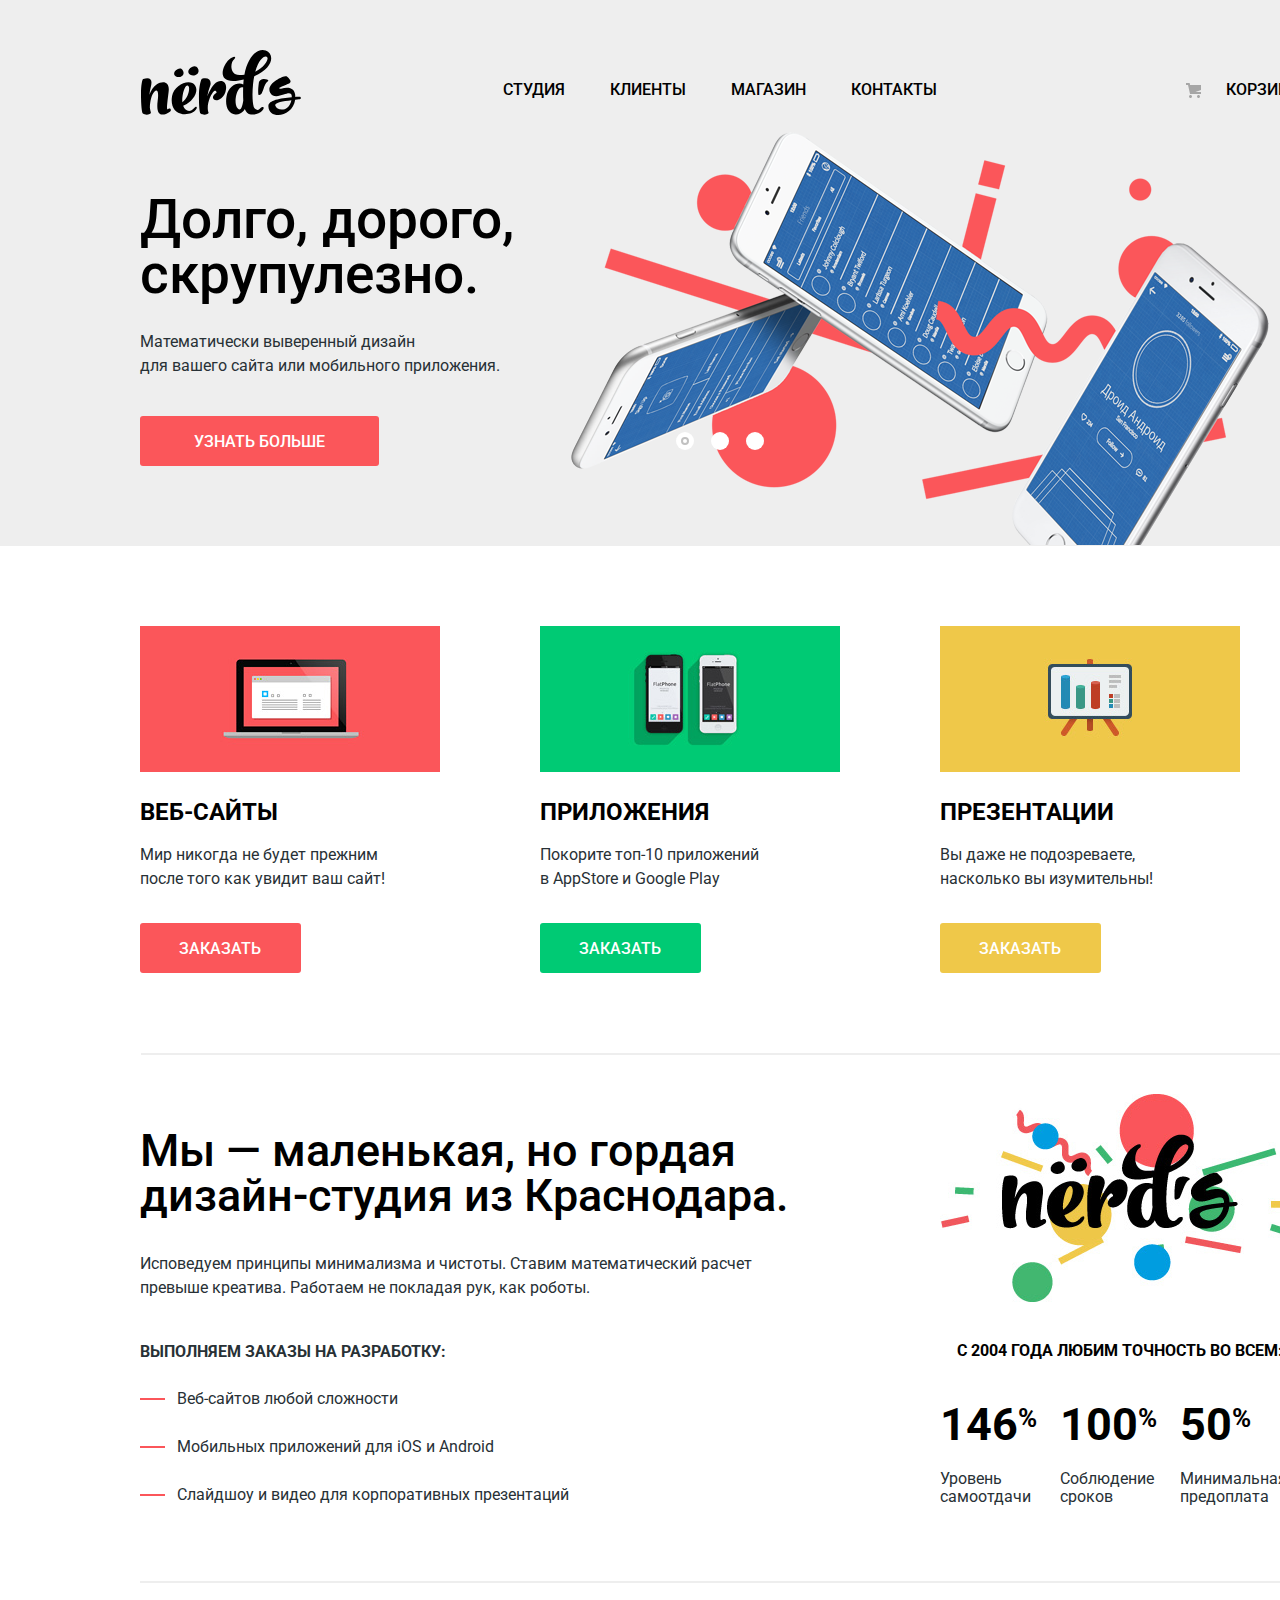
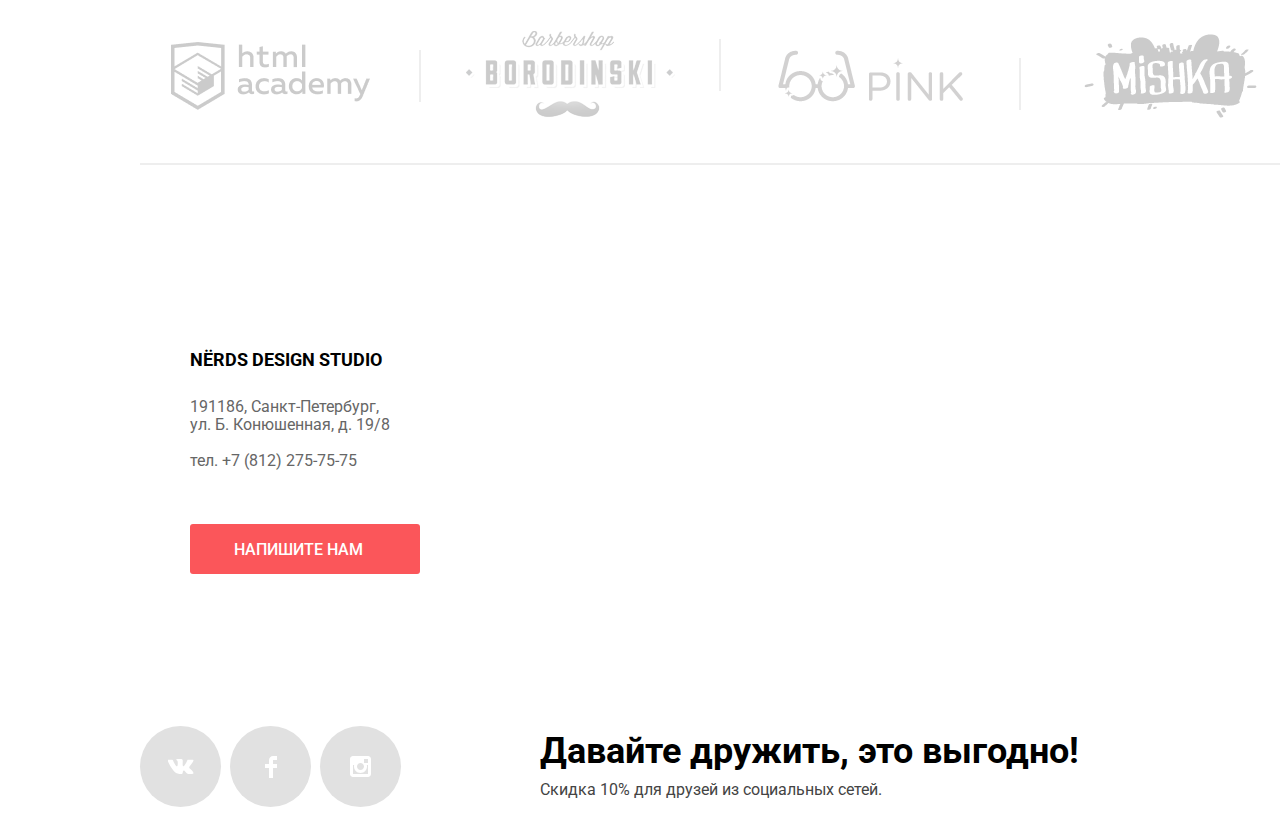
<file: index.html>
<!DOCTYPE html>
<html class="page" lang="ru">

<head>
  <meta charset="utf-8">
  <title>HTML Academy: Нёрдс</title>
  <link rel="icon" href="favicon.ico">
  <link rel="icon" href="icon.svg" type="image/svg+xml">
  <link rel="apple-touch-icon" href="apple.png">
  <link rel="manifest" href="manifest.webmanifest">
  <link rel="preconnect" href="https://fonts.gstatic.com">
  <link href="https://fonts.googleapis.com/css2?family=Roboto:wght@400;500;700&display=swap" rel="stylesheet">
  <link rel="stylesheet" href="css/normalize.min.css">
  <link rel="stylesheet" href="css/style.min.css">
</head>

<body class="page-body">
  <header class="main-header">
    <div class="main-header-bar">
      <nav class="main-navigation">
        <a class="main-header-logo">
          <img src="img/logo.svg" width="160" height="65" alt="Логотип студии «Нёрдс»">
        </a>
        <ul class="site-navigation">
          <li class="site-navigation-list"><a href="blank.html">Студия</a></li>
          <li class="site-navigation-list"><a href="blank.html">Клиенты</a></li>
          <li class="site-navigation-list"><a href="catalog.html">Магазин</a></li>
          <li class="site-navigation-list"><a href="blank.html">Контакты</a></li>
        </ul>
        <div class="navigation-basket">
          <a class="basket" href="blank.html">Корзина</a>
        </div>
      </nav>
    </div>
  </header>
  <main>
    <h1 class="visually-hidden">Интернет магазин «Nerds»</h1>
    <div class="description-bar">
      <section class="description container">
        <ul class="description-list">
          <li class="description-item description-item-one current">
            <div class="description-item-wrapper">
              <p class="description-item-paragraph">Долго, дорого,<br>скрупулезно.</p>
              <p class="description-item-competence-active">Математически выверенный дизайн<br> для вашего сайта или мобильного приложения.</p>
              <a class="description-study" href="blank.html">Узнать больше</a>
            </div>
          </li>
          <li class="description-item description-item-two">
            <div class="description-item-wrapper">
              <p class="description-item-paragraph">Любим математику<br> как никто другой</p>
              <p class="description-item-competence">Никакого креатива, только математические формулы<br> для расчета идеальных пропорций</p>
              <a class="description-study" href="blank.html">Узнать больше</a>
            </div>
          </li>
          <li class="description-item description-item-three">
            <div class="description-item-wrapper">
              <p class="description-item-paragraph">Только ночь,<br>только хардкор</p>
              <p class="description-item-competence">Работать днем, как все? Мы против этого.<br>Ближе к полуночи работа только начинается.</p>
              <a class="description-study" href="blank.html">Узнать больше</a>
            </div>
          </li>
        </ul>
        <ul class="slider-controls">
          <li><button class="current" type="button" data-index="0" value="slide-1" aria-label="Первый слайд"></button></li>
          <li><button type="button" value="slide-2" data-index="1" aria-label="Второй слайд"></button></li>
          <li><button type="button" value="slide-3" data-index="2" aria-label="Третий слайд"></button></li>
        </ul>
      </section>
    </div>
    <section class="services container">
      <h2 class="visually-hidden">Услуги</h2>
      <ul class="services-list">
        <li class="services-item">
          <img class="services-item-img" src="img/service-pic-1.jpg" width="300" height="146" alt="Изображение сайта на компьютере">
          <h3 class="web">Веб-сайты</h3>
          <p class="services-list-item">Мир никогда не будет прежним<br> после того как увидит ваш сайт!</p>
          <a class="services-order-web" href="blank.html">Заказать</a>
        </li>
        <li class="services-item">
          <img class="services-item-img" src="img/service-pic-2.jpg" width="300" height="146" alt="Изображение приложений на мобильных устройствах">
          <h3 class="app">Приложения</h3>
          <p class="services-list-item">Покорите топ-10 приложений<br> в AppStore и Google Play</p>
          <a class="services-order-app" href="blank.html">Заказать</a>
        </li>
        <li class="services-item">
          <img class="services-item-img" src="img/service-pic-3.jpg" width="300" height="146" alt="Изображение презентации">
          <h3 class="presentation">Презентации</h3>
          <p class="services-list-item">Вы даже не подозреваете,<br> насколько вы изумительны!</p>
          <a class="services-order-presentation" href="blank.html">Заказать</a>
        </li>
      </ul>
    </section>
    <section class="about-us container">
      <h2 class="visually-hidden">О нас</h2>
      <div class="about-us-wrapper">
        <p class="about-us-characteristic">Мы — маленькая, но гордая<br>дизайн-студия из Краснодара.</p>
        <p class="about-us-slogan">Исповедуем принципы минимализма и чистоты. Ставим математический расчет<br>превыше креатива. Работаем не покладая рук, как роботы.</p>
        <p class="about-us-contractor">Выполняем заказы на разработку:</p>
        <ul class="about-us-list">
          <li class="about-us-item">Веб-сайтов любой сложности</li>
          <li class="about-us-item">Мобильных приложений для iOS и Android</li>
          <li class="about-us-item">Слайдшоу и видео для корпоративных презентаций</li>
        </ul>
      </div>
      <div class="about-us-container">
        <img class="about-us-logo" src="img/logo-2.jpg" width="360" height="208" alt="Изображение логотипа в радужной обложке">
        <table class="about-us-exactitude">
          <caption class="about-us-formality">С 2004 года любим точность во всем:</caption>
          <tr class="percent">
            <td>146<sup>%</sup></td>
            <td>100<sup>%</sup></td>
            <td>50<sup>%</sup></td>
          </tr>
          <tr class="ratio">
            <td class="ratio-para">Уровень<br>самоотдачи</td>
            <td class="ratio-para">Соблюдение<br>сроков</td>
            <td class="ratio-para">Минимальная<br>предоплата</td>
          </tr>
        </table>
      </div>
    </section>
    <section class="partners container">
      <h2 class="visually-hidden">Наши партнеры</h2>
      <ul class="partners-list">
        <li>
          <a class="partners-academy" href="https://htmlacademy.ru/intensive/htmlcss"><img src="img/logo-academy.png" width="199" height="68" alt="логотип сайта «HTML-Academy»"></a>
        </li>
        <li>
          <a class="partners-borodinski" href="blank.html"><img src="img/logo-borodinski.png" width="209" height="90" alt="логотип сайта барбершопа «Бородинский»"></a>
        </li>
        <li>
          <a class="partners-pink" href="blank.html"><img src="img/logo-pink.png" width="185" height="52" alt="логотип сайта «Pink»"></a>
        </li>
        <li>
          <a class="partners-mishka" href="blank.html"><img src="img/logo-mishka.png" width="173" height="84" alt="логотип сайта «Mishka»"></a>
        </li>
      </ul>
    </section>
  </main>
  <footer class="main-footer">
    <h2 class="visually-hidden">Как нас найти</h2>
    <iframe class="footer-map" src="https://www.google.com/maps/embed?pb=!1m18!1m12!1m3!1d1998.6036253003165!2d30.320858716173472!3d59.938719169054075!2m3!1f0!2f0!3f0!3m2!1i1024!2i768!4f13.1!3m3!1m2!1s0x4696310fca145cc1%3A0x42b32648d8238007!2z0JHQvtC70YzRiNCw0Y8g0JrQvtC90Y7RiNC10L3QvdCw0Y8g0YPQuy4sIDE5LzgsINCh0LDQvdC60YIt0J_QtdGC0LXRgNCx0YPRgNCzLCAxOTExODY!5e0!3m2!1sru!2sru!4v1615223407312!5m2!1sru!2sru" width="1440" height="416" style="border:0;" allowfullscreen loading="lazy" title="Изображение адреса на карте"></iframe>
    <section class="container">
      <div class="find-us">
        <p class="find-us-subtitle">NЁRDS DESIGN STUDIO</p>
        <p class="address">191186, Санкт-Петербург,<br>ул. Б. Конюшенная, д. 19/8</p>
        <p class="contacts-phone"><a href="tel:+78122757575">тел. +7 (812) 275-75-75</a></p>
        <a class="write-us" href="form.html">Напишите нам</a>
      </div>
    </section>
    <section class="footer-social container">
      <h2 class="visually-hidden">Социальные сети</h2>
      <ul class="social-list">
        <li>
          <a class="social-button-vk" href="#">
            <span class="visually-hidden">Вконтакте</span>
          </a>
        </li>
        <li>
          <a class="social-button-fb" href="#">
            <span class="visually-hidden">Фэйсбук</span>
          </a>
        </li>
        <li>
          <a class="social-button-inst" href="#">
            <span class="visually-hidden">Инстаграмм</span>
          </a>
        </li>
      </ul>
      <div class="friendship-wrapper">
        <p class="friendship">Давайте дружить, это выгодно!</p>
        <p class="discount">Скидка 10% для друзей из социальных сетей.</p>
      </div>
    </section>
  </footer>
  <section class="popup">
    <form action="https://echo.htmlacademy.ru" method="post" id="form_message">
      <h2 class="popup-title">Напишите нам</h2>
      <div class="popup-data">
        <div class="form-field-wrapper">
          <label class="popup-name" id="name" for="initials">Ваше имя:</label>
          <input class="popup-input" type="text" name="name" id="initials" placeholder="Имя Фамилия">
        </div>
        <div class="form-field-wrapper">
          <label class="popup-mail" id="mail" for="email">Ваш email:</label>
          <input class="popup-input" type="text" id="email" name="mail" placeholder="email@example.com">
        </div>
      </div>
      <label class="popup-lead" id="lead" for="text">Текст письма:</label>
      <textarea class="popup-input-letter" id="text" name="lead" placeholder="В свободной форме"></textarea>
      <button class="popup-button" type="submit">Отправить</button>
      <button class="popup-close" type="button" aria-label="Закрыть"></button>
    </form>
  </section>
  <script src="js/scripts.min.js"></script>
</body>

</html>
</file>
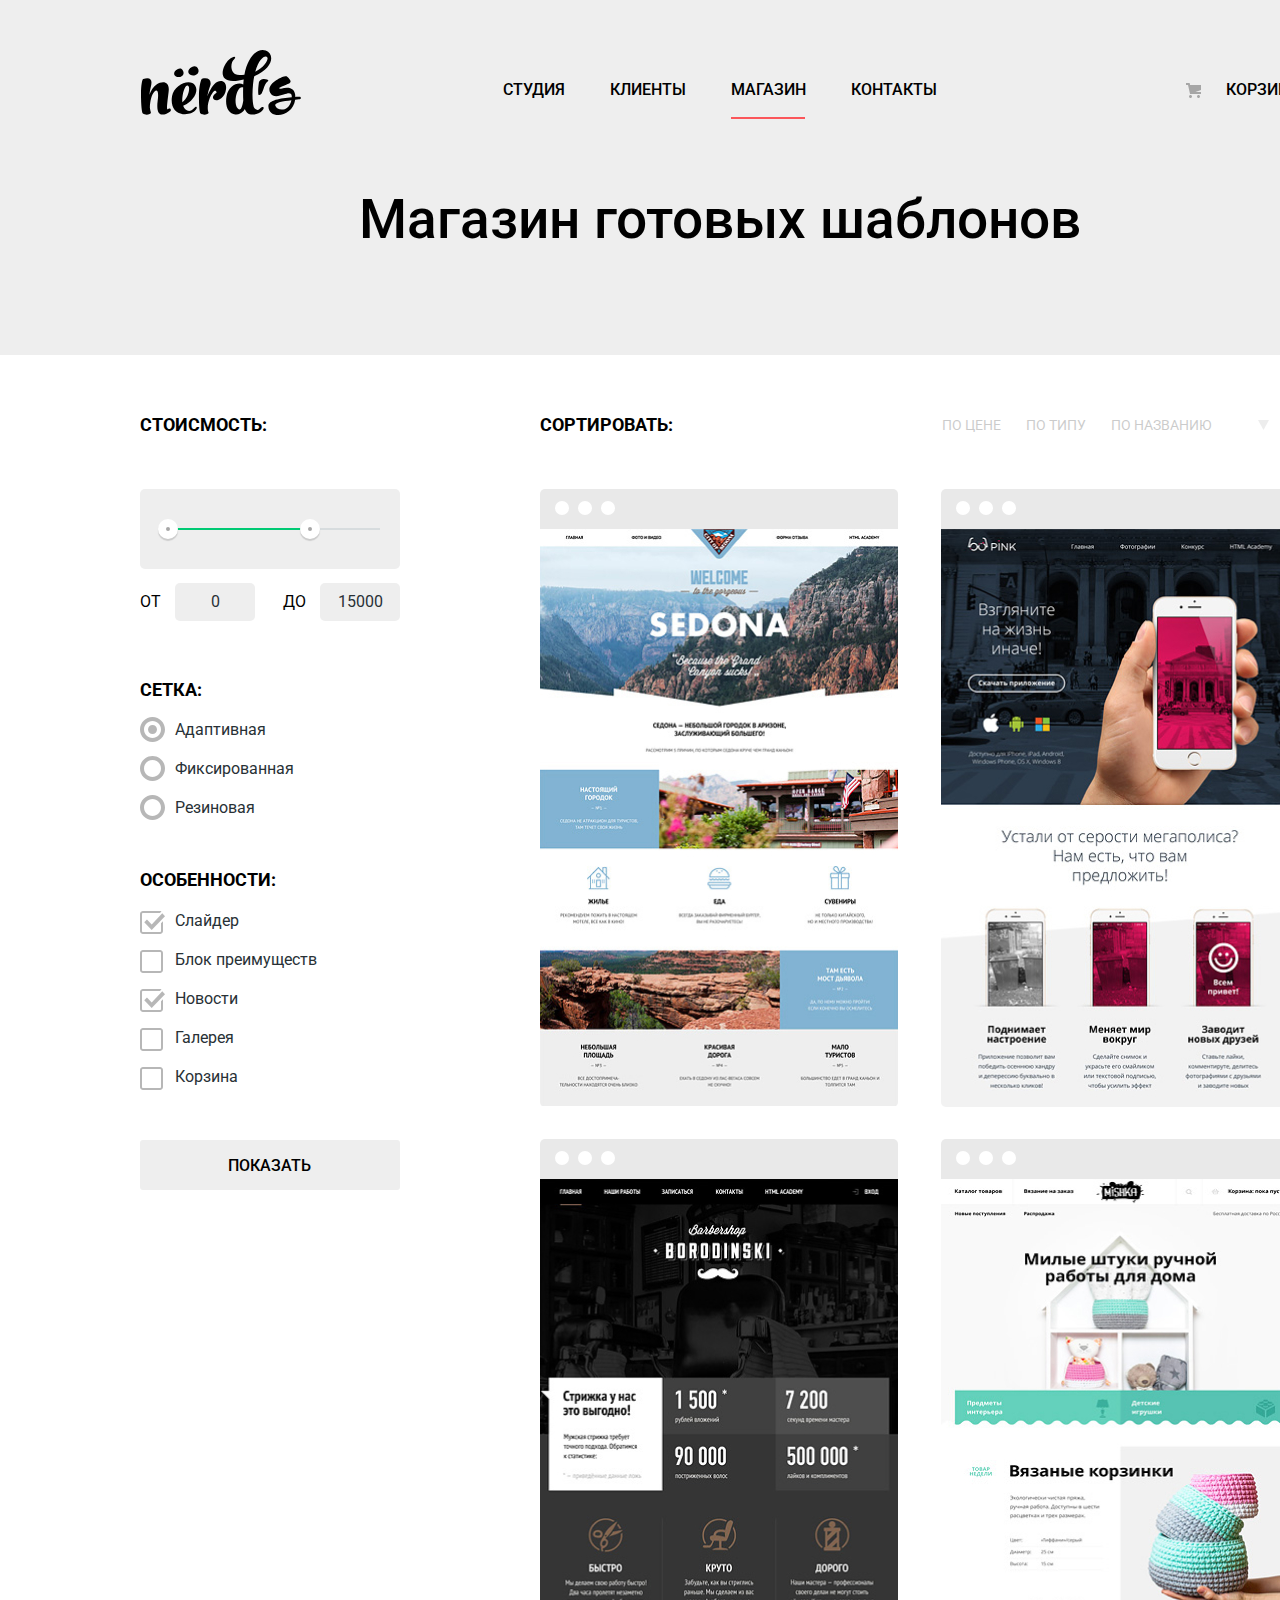
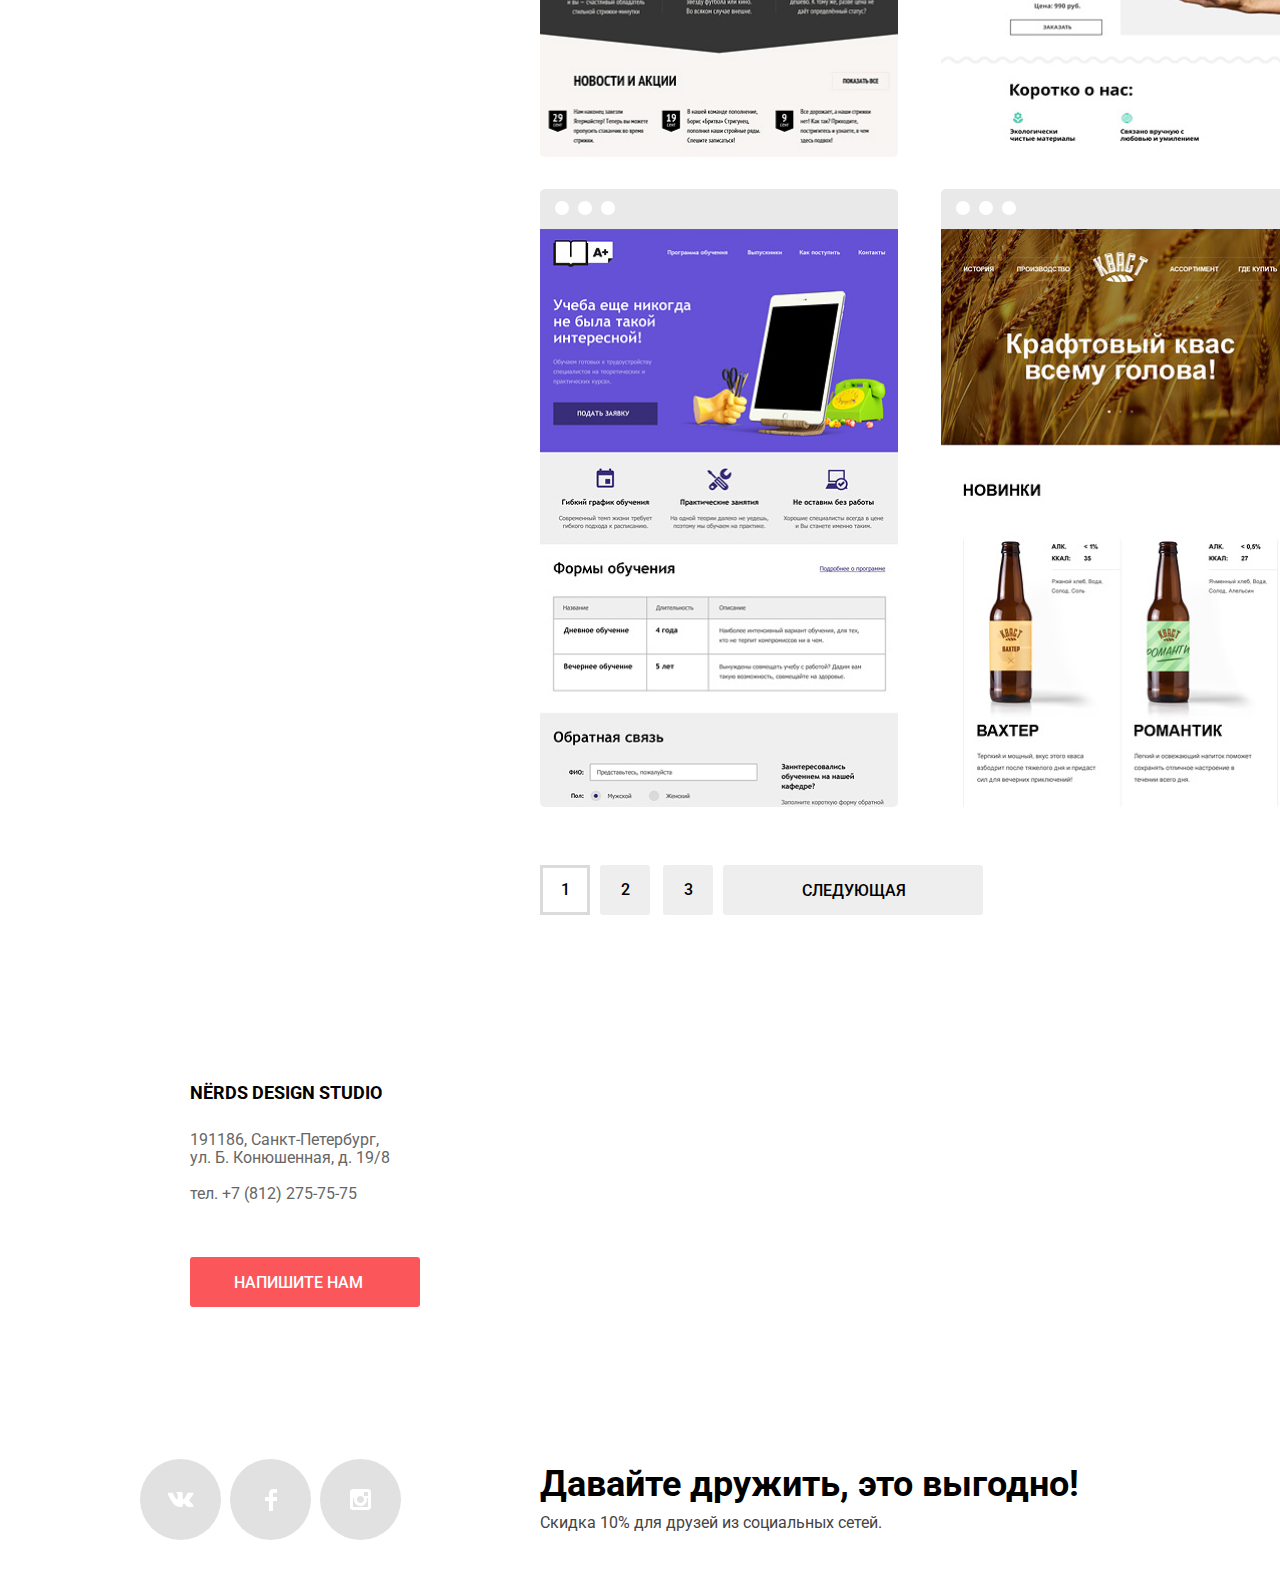
<file: catalog.html>
<!DOCTYPE html>
<html class="page" lang="ru">

<head>
  <meta charset="utf-8">
  <title>HTML Academy: Нёрдс,Каталог</title>
  <link rel="icon" href="favicon.ico">
  <link rel="icon" href="icon.svg" type="image/svg+xml">
  <link rel="apple-touch-icon" href="apple.png">
  <link rel="manifest" href="manifest.webmanifest">
  <link rel="preconnect" href="https://fonts.gstatic.com">
  <link href="https://fonts.googleapis.com/css2?family=Roboto:wght@400;500;700&display=swap" rel="stylesheet">
  <link rel="stylesheet" href="css/normalize.min.css">
  <link rel="stylesheet" href="css/style.min.css">
</head>

<body class="page-body">
  <header class="main-header">
    <div class="main-header-bar">
      <nav class="main-navigation">
        <a class="main-header-logo" href="index.html">
          <img src="img/logo.svg" width="160" height="65" alt="Логотип студии «Нёрдс»">
        </a>
        <ul class="site-navigation">
          <li class="site-navigation-list"><a href="blank.html">Студия</a></li>
          <li class="site-navigation-list"><a href="blank.html">Клиенты</a></li>
          <li class="site-navigation-list"><a class="shop" href="catalog.html">Магазин</a></li>
          <li class="site-navigation-list"><a href="blank.html">Контакты</a></li>
        </ul>
        <div class="navigation-basket">
          <a class="basket" href="blank.html">Корзина</a>
        </div>
      </nav>
    </div>
  </header>
  <main>
    <div class="main-header-bar-title">
      <h1 class="page-title">Магазин готовых шаблонов</h1>
    </div>
    <div class="container filters-wrapper">
      <section class="filters">
        <h2 class="visually-hidden">Фильтр товаров</h2>
        <form class="filter" method="get" action="https://echo.htmlacademy.ru/" target="_blank">
          <fieldset class="filter-item">
            <legend>Стоисмость:</legend>
            <div class="range-filter">
              <div class="range-controls">
                <div class="scale">
                  <div class="bar"></div>
                </div>
                <div class="toggle toggle-min" tabindex="0"></div>
                <div class="toggle toggle-max" tabindex="0"></div>
              </div>
              <div class="price-controls">
                <label class="min-price">
                  от <input type="text" name="min-price" value="0">
                </label>
                <label class="max-price">
                  до <input type="text" name="max-price" value="15000">
                </label>
              </div>
            </div>
          </fieldset>
          <fieldset>
            <legend class="mesh">Сетка:</legend>
            <ul class="mesh-list">
              <li class="filter-option mesh-item">
                <input class="visually-hidden filter-input-radio filter-input" type="radio" name="mesh" value="adaptive" id="filter-adaptive" checked>
                <label class="filter-radio" for="filter-adaptive">Адаптивная</label>
              </li>
              <li class="filter-option mesh-item">
                <input class="visually-hidden filter-input-radio filter-input" type="radio" name="mesh" value="fixed" id="filter-fixed">
                <label class="filter-radio" for="filter-fixed">Фиксированная</label>
              </li>
              <li class="filter-option mesh-item">
                <input class="visually-hidden filter-input-radio filter-input" type="radio" name="mesh" value="rubber " id="filter-rubber">
                <label class="filter-radio" for="filter-rubber">Резиновая</label>
              </li>
            </ul>
          </fieldset>
          <fieldset>
            <legend class="specificity">Особенности:</legend>
            <ul class="specificity-list">
              <li class="filter-option pecificity-item">
                <input class="visually-hidden filter-input-checkbox filter-input" type="checkbox" name="slider" id="filter-slider" checked>
                <label class="filter-checkbox" for="filter-slider">Слайдер</label>
              </li>
              <li class="filter-option specificity-item">
                <input class="visually-hidden filter-input-checkbox filter-input" type="checkbox" name="advantages" id="filter-advantages">
                <label class="filter-checkbox" for="filter-advantages">Блок преимуществ</label>
              </li>
              <li class="filter-option specificity-item">
                <input class="visually-hidden filter-input-checkbox filter-input" type="checkbox" name="news" id="filter-news" checked>
                <label class="filter-checkbox" for="filter-news">Новости</label>
              </li>
              <li class="filter-option specificity-item">
                <input class="visually-hidden filter-input-checkbox filter-input" type="checkbox" name="gallary" id="filter-gallary">
                <label class="filter-checkbox" for="filter-gallary">Галерея</label>
              </li>
              <li class="filter-option specificity-item">
                <input class="visually-hidden filter-input-checkbox filter-input" type="checkbox" name="basket" id="filter-basket">
                <label class="filter-checkbox" for="filter-basket">Корзина</label>
              </li>
            </ul>
          </fieldset>
          <button class="show-button" type="submit">Показать</button>
        </form>
      </section>
      <section class="cards">
        <h2 class="visually-hidden">Карточки товаров</h2>
        <div class="sort">
          <p class="sort-paragraph">Сортировать:</p>
          <ul class="sort-list">
            <li><a class="sort-item" href="#">По цене</a></li>
            <li><a class="sort-item" href="#">По типу</a></li>
            <li><a class="sort-item" href="#">По названию</a></li>
            <li class="sort-list-button">
            <li>
              <a href="#">
                <svg aria-hidden="true" width="11" height="10" viewBox="0 0 11 10" fill="none" xmlns="http://www.w3.org/2000/svg">
                  <path class="button-down" d="M5.5 10L0 0H11" fill="#231F20" />
                </svg>
              </a>
            </li>
            <li>
              <a href="#">
                <svg aria-hidden="true" width="11" height="10" viewBox="0 0 11 10" fill="none" xmlns="http://www.w3.org/2000/svg">
                  <path class="button-up" d="M5.5 0L0 10H11L5.5 0Z" fill="#231F20" />
                </svg>
              </a>
            </li>
          </ul>
        </div>
        <ul class="cards-list">
          <li class="cards-item" tabindex="0">
            <img src="img/sedona.jpg" width="358" height="578" alt="карточка сайта «Sedona»">
            <div class="shopping-menu">
              <h3><a class="shopping-menu-subtitle" href="blank.html">Sedona</a></h3>
              <p class="shopping-menu-description">Информационный сайт<br>
                для туристов</p>
              <a class="cards-cost" href="#">9 900 р</a>
            </div>
          </li>
          <li class="cards-item" tabindex="0">
            <img src="img/pink.jpg" width="358" height="578" alt="карточка сайта «Pink»">
            <div class="shopping-menu">
              <h3><a class="shopping-menu-subtitle" href="blank.html">Pink</a></h3>
              <p class="shopping-menu-description">Продуктовый лендинг приложения для iOS и Android</p>
              <a class="cards-cost" href="#">9 900 р</a>
            </div>
          </li>
          <li class="cards-item" tabindex="0">
            <img src="img/barbershop.jpg" width="358" height="578" alt="карточка сайта «Barbershop»">
            <div class="shopping-menu">
              <h3><a class="shopping-menu-subtitle" href="blank.html">Barbershop</a></h3>
              <p class="shopping-menu-description">Сайт салона красоты.<br> Для мужчин, да.</p>
              <a class="cards-cost" href="#">9 900 р</a>
            </div>
          </li>
          <li class="cards-item" tabindex="0">
            <img src="img/mishka.jpg" width="359" height="578" alt="карточка сайта «Mishka»">
            <div class="shopping-menu">
              <h3><a class="shopping-menu-subtitle" href="blank.html">Mishka</a></h3>
              <p class="shopping-menu-description">Интернет-магазин<br> вязаных игрушек</p>
              <a class="cards-cost" href="#">9 900 р</a>
            </div>
          </li>
          <li class="cards-item" tabindex="0">
            <img src="img/aplus.jpg" width="359" height="578" alt="карточка сайта «Aplus»">
            <div class="shopping-menu">
              <h3><a class="shopping-menu-subtitle" href="blank.html">Aplus</a></h3>
              <p class="shopping-menu-description">Лендинг курсов повышения квалификации</p>
              <a class="cards-cost" href="#">9 900 р</a>
            </div>
          </li>
          <li class="cards-item" tabindex="0">
            <img src="img/kvast.jpg" width="359" height="578" alt="карточка сайта «Kvast»">
            <div class="shopping-menu">
              <h3><a class="shopping-menu-subtitle" href="blank.html">Кваст</a></h3>
              <p class="shopping-menu-description">Промо-сайт производителя крафтового кваса</p>
              <a class="cards-cost" href="#">9 900 р</a>
            </div>
          </li>
        </ul>
        <div class="pagination-container">
          <ul class="pagination-list">
            <li class="pagination-item pagination-item-current">
              <a>1</a>
            </li>
            <li class="pagination-item">
              <a href="#">2</a>
            </li>
            <li class="pagination-item">
              <a href="#">3</a>
            </li>
            <li class="pagination-item-next">
              <a href="#">Следующая</a>
            </li>
          </ul>
        </div>
      </section>
    </div>
  </main>
  <footer class="main-footer">
    <h2 class="visually-hidden">Как нас найти</h2>
    <iframe class="footer-map" src="https://www.google.com/maps/embed?pb=!1m18!1m12!1m3!1d1998.6036253003165!2d30.320858716173472!3d59.938719169054075!2m3!1f0!2f0!3f0!3m2!1i1024!2i768!4f13.1!3m3!1m2!1s0x4696310fca145cc1%3A0x42b32648d8238007!2z0JHQvtC70YzRiNCw0Y8g0JrQvtC90Y7RiNC10L3QvdCw0Y8g0YPQuy4sIDE5LzgsINCh0LDQvdC60YIt0J_QtdGC0LXRgNCx0YPRgNCzLCAxOTExODY!5e0!3m2!1sru!2sru!4v1615223407312!5m2!1sru!2sru" width="1440" height="416" style="border:0;" allowfullscreen loading="lazy" title="Изображение адреса на карте"></iframe>
    <section class="container">
      <div class="find-us">
        <p class="find-us-subtitle">NЁRDS DESIGN STUDIO</p>
        <p class="address">191186, Санкт-Петербург,<br>ул. Б. Конюшенная, д. 19/8</p>
        <p class="contacts-phone"><a href="tel:+78122757575">тел. +7 (812) 275-75-75</a></p>
        <a class="write-us" href="form.html">Напишите нам</a>
      </div>
    </section>
    <section class="footer-social container">
      <h2 class="visually-hidden">Социальные сети</h2>
      <ul class="social-list">
        <li>
          <a class="social-button-vk" href="#">
            <span class="visually-hidden">Вконтакте</span>
          </a>
        </li>
        <li>
          <a class="social-button-fb" href="#">
            <span class="visually-hidden">Фэйсбук</span>
          </a>
        </li>
        <li>
          <a class="social-button-inst" href="#">
            <span class="visually-hidden">Инстаграмм</span>
          </a>
        </li>
      </ul>
      <div class="friendship-wrapper">
        <p class="friendship">Давайте дружить, это выгодно!</p>
        <p class="discount">Скидка 10% для друзей из социальных сетей.</p>
      </div>
    </section>
  </footer>
  <section class="popup">
    <form action="https://echo.htmlacademy.ru" method="post" id="form_message">
      <h2 class="popup-title">Напишите нам</h2>
      <div class="popup-data">
        <div class="form-field-wrapper">
          <label class="popup-name" id="name" for="initials">Ваше имя:</label>
          <input class="popup-input" type="text" name="name" id="initials" placeholder="Имя Фамилия">
        </div>
        <div class="form-field-wrapper">
          <label class="popup-mail" id="mail" for="email">Ваш email:</label>
          <input class="popup-input" type="text" id="email" name="mail" placeholder="email@example.com">
        </div>
      </div>
      <label class="popup-lead" id="lead" for="text">Текст письма:</label>
      <textarea class="popup-input-letter" id="text" name="lead" placeholder="В свободной форме"></textarea>
      <button class="popup-button" type="submit">Отправить</button>
      <button class="popup-close" type="button" aria-label="Закрыть"></button>
    </form>
  </section>
  <script src="js/scripts.min.js"></script>
</body>

</html>
</file>
<file: css/style.min.css>
@keyframes bounce{0%{transform:translateY(-95%) translateX(-50%)}70%{transform:translateY(15%) translateX(-50%)}90%{transform:translateY(-45%) translateX(-50%)}to{transform:translateY(-50%) translateX(-50%)}}@keyframes shake{0%,to{transform:translateY(-50%) translateX(-50%)}10%,30%,50%,70%,90%{transform:translateY(calc(-50% - 10px)) translateX(-50%)}20%,40%,60%,80%{transform:translateY(calc(-50% + 10px)) translateX(-50%)}}:root{--basic-black:#000000;--basic-light-black:#283136;--basic-dark:#231f20;--basic-light-dark:#666666;--basic-dark-opacity:#b3b3b3;--basic-rgba-dark:rgba(0, 0, 0, 0.4);--basic-super-gray:#888888;--basic-extra-gray:#444444;--basic-dark-gray:#4d4d4d;--basic-mildly-gray:#a6a6a6;--basic-gray:#eeeeee;--basic-light-gray:#e1e1e1;--basic-usual-gray:#dbdbdb;--special:#dfdfdf;--basic-special-gray:#b4b9bb;--special-ultra-gray:#d7dcde;--special-gray:#d5d5d5;--basic-rgba-gray:rgba(0, 1, 1, 0.25);--basic-rgba-light-gray:rgba(0, 1, 1, 0.1);--basic-rgba-usual-gray:rgba(0, 0, 0, 0.15);--basic-extra-red:#d7373b;--basic-mildly-red:#e74246;--basic-red:#fb565a;--basic-extra-green:#00aa62;--basic-mildly-green:#00bc6c;--basic-green:#00ca74;--basic-extra-yellow:#e5a722;--basic-mildly-yellow:#eab534;--basic-yellow:#efc849;--basic-white:#ffffff}html{box-sizing:border-box}*,:after,:before{box-sizing:inherit}.page-body{margin:0;padding:0;font-family:"Roboto","Verdana",sans-serif;min-height:100%;display:grid;grid-template-rows:min-content 1fr min-content;align-content:start}a{text-decoration:none}img{max-width:100%;height:auto}.visually-hidden{position:absolute;width:1px;height:1px;margin:-1px;border:0;padding:0;white-space:nowrap;clip-path:inset(100%);clip:rect(0 0 0 0);overflow:hidden}.page{height:100%}.main-header-bar{background-color:var(--basic-gray)}.main-header-logo[href]:active{opacity:.3}.site-navigation{display:flex;flex-wrap:wrap;list-style:none;margin:0;padding:6px 0 0}.site-navigation-list{padding-right:45px}.site-navigation-list:nth-child(4n){margin-right:0}.basket,.main-navigation{font-weight:500;font-size:16px;line-height:30px;text-transform:uppercase;background-color:transparent}.main-navigation{color:var(--basic-black)}.basket{display:flex;align-items:baseline;justify-content:flex-end}.basket-img{padding-right:24.48px}.main-navigation{display:grid;grid-template-columns:362px 678px 119px;justify-content:center;align-items:center;padding-top:48.98px}.partners-list li,.popup form,.site-navigation .shop{position:relative}.shop::after{content:"";position:absolute;width:74px;height:2px;background-color:var(--basic-red);right:1px;top:37px}.description,.main-header{background-color:var(--basic-gray)}.basket,.site-navigation a{color:var(--basic-black)}.basket:hover,.site-navigation a:hover{color:var(--basic-red)}.site-navigation a:active{color:var(--basic-black);opacity:.3}.basket:active{color:var(--basic-dark-opacity)}.basket{padding-left:40px;background-image:url(../img/icon-basket.svg);background-repeat:no-repeat;background-position:5px center}.navigation-basket{padding-top:7px}.container{width:1200px;margin:0 auto;padding:0 20px;box-sizing:border-box}.description{position:relative;margin-bottom:80px}.description-bar,.services-list::after{background-color:var(--basic-gray)}.description-list{list-style:none;margin:0;padding:0}.description-item-wrapper{padding-top:67px}.description-item-paragraph,.services-item h3{font-weight:500;font-size:55px;line-height:55px;color:var(--basic-black);padding:0;margin:0}.description-item-competence,.description-item-competence-active{font-size:16px;line-height:24px;color:var(--basic-light-black);padding:0;margin:28px 0 38px}.description-item-competence{margin:38px 0 27px}.description-study{font-weight:500;font-size:16px;line-height:18px;color:var(--basic-white);background-color:var(--basic-red);text-transform:uppercase;display:inline-block;padding:17px 54px 15px;border-radius:3px;vertical-align:top}.description-study:hover{background-color:var(--basic-mildly-red)}.description-study:active{background-color:var(--basic-extra-red)}.description-study a:active{opacity:.3}.description-item{display:none;grid-template-columns:1fr 1fr;padding-bottom:80px;background-repeat:no-repeat;background-position-x:397px;background-position-y:-11px;min-height:421px}.description-item-one{background-image:url(../img/slide-pic-1.png)}.description-item-two{background-image:url(../img/slide-pic-2.png)}.description-item-three{background-image:url(../img/slide-pic-3.png)}.description-item.current{display:grid}.slider-controls{list-style:none;margin:0;padding:0;position:absolute;display:flex;justify-content:space-between;width:88px;bottom:92px;left:50%;transform:translate(-50%)}.slider-controls button{padding:0;width:18px;height:18px;background-color:var(--basic-white);border:0;border-radius:50%;cursor:pointer}.slider-controls .current{background-image:url(../img/ellipse.svg);background-repeat:no-repeat;background-position:center}.services{margin-bottom:121px;position:relative}.services-list{display:grid;grid-template-columns:300px 300px 300px;column-gap:100px;list-style:none;margin:0;padding:0}.services-list::after{content:"";position:absolute;width:1158px;height:2px;bottom:-82px;left:21px}.services-item-img{padding:0;margin:0 0 21px}.services-item h3{font-weight:700;font-size:24px;line-height:30px;text-transform:uppercase;margin:0 0 16px}.services-list-item{font-size:16px;line-height:24px;color:var(--basic-light-black);padding:0;margin:0 0 32px}.services-order-app,.services-order-presentation,.services-order-web{font-weight:500;font-size:16px;line-height:18px;color:var(--basic-white);padding:17px 40px 15px 39px;border-radius:3px;text-transform:uppercase}.services-order-web{display:inline-block;background-color:var(--basic-red);vertical-align:top}.services-order-web:hover{background-color:var(--basic-mildly-red)}.services-order-web:active{background-color:var(--basic-extra-red)}.services-order-app,.services-order-presentation{display:inline-block;background-color:var(--basic-green);vertical-align:top}.services-order-app:hover{background-color:var(--basic-mildly-green)}.services-order-app:active{background-color:var(--basic-extra-green)}.services-order-presentation{background-color:var(--basic-yellow)}.services-order-presentation:hover{background-color:var(--basic-mildly-yellow)}.services-order-presentation:active{background-color:var(--basic-extra-yellow)}.about-us{display:grid;justify-content:space-between;grid-template-columns:650px 360px;margin-bottom:74px;background-repeat:no-repeat;background-position:center bottom;position:relative}.about-us-container{margin:0 auto}.about-us-characteristic{font-weight:500;font-size:45px;line-height:45px;color:var(--basic-black);margin:34px auto 0}.about-us-contractor,.about-us-slogan{font-size:16px;line-height:24px;color:var(--basic-light-black);margin-top:34px}.about-us-contractor{font-weight:700;text-transform:uppercase;margin-top:40px;margin-bottom:-7px}.about-us-list{list-style:none;padding:0;margin:0}.about-us-item{position:relative;font-size:16px;line-height:24px;color:var(--basic-light-black);margin-top:30px;padding-left:37px;margin-bottom:-6px}.about-us-item:last-child{margin-bottom:0}.about-us-item::before{content:"";position:absolute;width:25px;height:2px;background-color:var(--basic-red);left:0;top:11px}.about-us-logo{margin-bottom:33px}.about-us-exactitude{width:100%;border-collapse:collapse}.about-us-formality,.percent{font-weight:700;color:var(--basic-black)}.about-us-formality{font-size:16px;line-height:24px;text-transform:uppercase;margin-bottom:30px;text-align:center}.percent{font-size:45px;line-height:64px}.percent td{padding:0;width:33.33%}.percent sup{font-weight:700;font-size:26px;line-height:40px}.ratio{font-size:16px;line-height:18px;color:var(--basic-light-black)}.ratio-para{padding:13px 0 0}.partners{margin-bottom:80px}.partners-list{list-style:none;margin:0;display:grid;grid-template-columns:260px 260px 260px 260px;grid-gap:40px;align-items:center;position:relative;border-top:2px solid var(--basic-gray);border-bottom:2px solid var(--basic-gray);padding:48px 0 42px}.partners-academy,.partners-borodinski,.partners-mishka,.partners-pink{display:flex;justify-content:center;opacity:.2}.partners-list img{display:block}.partners-academy:hover,.partners-borodinski:hover,.partners-mishka:hover,.partners-pink:hover{opacity:1}.partners-academy:active,.partners-borodinski:active,.partners-mishka:active,.partners-pink:active{opacity:.1}.partners-list li::after{content:"";position:absolute;width:2px;height:52px;background-color:var(--basic-gray);right:-21px;top:8px}.partners-list li:nth-child(4n+4)::after{content:"";position:absolute;width:2px;height:52px;background-color:var(--basic-white);right:10px;top:10px}.main-footer-bar{background-color:var(--basic-super-gray)}.footer-map{position:relative;display:block;margin:auto auto 36px}.find-us{position:absolute;padding:31px 39px 47px 50px;width:319px;height:308px;margin-top:-401px;background-color:var(--basic-white)}.find-us-subtitle{font-weight:700;font-size:18px;line-height:30px;text-transform:uppercase;color:var(--basic-black);margin-bottom:23px}.address,.contacts-phone{font-size:16px;line-height:18px;color:var(--basic-light-dark)}.address{margin-bottom:18px}.contacts-phone{margin-bottom:54px}.contacts-phone a{color:inherit}.write-us{display:block;font-weight:500;font-size:16px;line-height:18px;text-transform:uppercase;color:var(--basic-white);background-color:var(--basic-red);padding:17px 44px 15px;border-radius:3px}.friendship-wrapper{padding-left:13px}.friendship{font-weight:700;font-size:36px;line-height:36px;color:var(--basic-black)}.discount{font-size:16px;line-height:22px;color:var(--basic-extra-gray);margin-top:-26px;margin-bottom:36px}.footer-social{display:grid;grid-template-columns:1fr 2fr;align-items:center}.social-list,.social-list a{display:flex;align-items:center}.social-list{list-style:none;padding:0;margin:0}.social-list a{position:relative;width:81px;height:81px;justify-content:center;border-radius:50%;background-color:var(--basic-light-gray);box-sizing:border-box;margin-right:9px}.social-button-fb::before,.social-button-inst::before,.social-button-vk::before{content:"";position:absolute;width:26px;height:15px;background-image:url(../img/icon-vk.svg);background-repeat:no-repeat;background-position:center}.social-button-fb::before,.social-button-inst::before{width:12px;height:22px;background-image:url(../img/icon-fb.svg)}.social-button-inst::before{width:21px;height:21px;background-image:url(../img/icon-insta.svg)}.social-button-fb:hover,.social-button-inst:hover,.social-button-vk:hover{background-color:var(--basic-mildly-red)}.social-button-fb:active,.social-button-inst:active,.social-button-vk:active{background-color:var(--basic-extra-red);box-shadow:inset 0 3px 0 var(--basic-rgba-light-gray)}.social-button-fb:active::before,.social-button-inst:active::before,.social-button-vk:active::before{background-color:var(--basic-extra-red);opacity:.3}.popup{display:none;position:fixed;left:50%;width:960px;top:50%;padding:63px 90px 84px 100px;background-color:var(--basic-white);box-shadow:0 20px 40px var(--basic-rgba-dark);transform:translate(-50%,-50%);margin:0 auto}.modal-show{display:block;animation:bounce .6s}.popup-input-error{animation:shake .6s}.popup-input-error .popup-input,.popup-input-error .popup-input-letter{color:var(--basic-mildly-red);border-color:var(--basic-mildly-red)}.popup-title{font-weight:700;font-size:45px;line-height:53px;color:var(--basic-black);margin:0 0 37px}.popup-lead,.popup-mail,.popup-name{font-weight:700;font-size:16px;line-height:18px;color:var(--basic-black)}.popup-button,.popup-input{font-family:inherit;border-radius:3px;cursor:pointer}.popup-button{font-weight:500;font-size:16px;line-height:18px;text-transform:uppercase;color:var(--basic-white);background-color:var(--basic-red);padding:17px 83px 15px 85px;border:0}.popup-input{width:360px;height:50px;border:2px solid var(--special-ultra-gray);padding-left:14px;margin-top:9px}.popup-name{padding-right:37px}.popup-input-letter:hover,.popup-input:hover{border:2px solid var(--basic-special-gray)}.popup-input-letter:focus::-webkit-input-placeholder,.popup-input:focus::-webkit-input-placeholder,.popup-mail:focus::-webkit-input-placeholder{color:var(--basic-extra-gray);border-color:var(--basic-extra-gray);outline:0}.popup-input-letter:focus::-moz-placeholder,.popup-input:focus::-moz-placeholder,.popup-mail:focus::-moz-placeholder{color:var(--basic-extra-gray);border-color:var(--basic-extra-gray);outline:0}.popup-input-error:invalid::-webkit-input-placeholder{color:var(--basic-mildly-red);border-color:var(--basic-mildly-red)}.popup-input-error:invalid::-moz-placeholder{color:var(--basic-mildly-red);border-color:var(--basic-mildly-red)}.popup-input-letter{width:760px;height:118px;border:2px solid var(--special-ultra-gray);border-radius:3px;margin-bottom:42px;resize:none;cursor:pointer;padding-left:15px;padding-top:13px;margin-top:10px}.popup-data{display:flex;justify-content:space-between;margin-bottom:34px}.popup-close{position:absolute;padding:0;margin:0;right:0;top:15px;width:21px;height:21px;background-image:url(../img/close-popup.svg);background-repeat:no-repeat;background-color:transparent;border:0;cursor:pointer;opacity:.3;outline:0}.cards-item:hover::before,.popup-close:hover{opacity:1}.popup-close:active{opacity:.1}.main-header-bar-title{background-color:var(--basic-gray);padding-top:1px;padding-bottom:117px;margin-bottom:55px}.page-title{font-weight:500;font-size:55px;line-height:55px;color:var(--basic-black);text-align:center;padding-top:29px;margin-bottom:-9px}.filter-item legend{font-weight:700;font-size:18px;line-height:30px;color:var(--basic-black);text-transform:uppercase}.filter-item{margin:0;padding:0}.range-filter{width:260px;margin-top:49px;margin-bottom:54px}.price-controls input,.range-controls{border-radius:5px;background-color:var(--basic-gray)}.range-controls{position:relative;height:80px;margin-bottom:14px;padding-top:39px;padding-right:20px;padding-left:20px}.range-controls .scale{height:2px;background:var(--special-ultra-gray)}.range-controls .bar{width:70%;height:2px;background:var(--basic-green)}.range-controls .toggle{position:absolute;top:50%;left:0;width:4px;height:4px;padding:0;border:8px solid var(--basic-white);background-color:var(--basic-mildly-gray);border-radius:50%;box-shadow:0 2px 1px var(--basic-rgba-usual-gray);cursor:pointer;box-sizing:content-box;transform:translateY(-50%)}.range-controls .toggle-min{left:18px}.range-controls .toggle-max{left:160px}.price-controls{display:flex;justify-content:space-between;margin-bottom:11px}.price-controls label{text-transform:uppercase;font-size:16px}.price-controls input{width:80px;padding:10px;margin-left:10px;text-align:center;color:var(--basic-light-black);border:0;font-family:inherit;font-size:inherit;outline:0}.filters{width:260px}.filter fieldset{border:0}.mesh{margin-bottom:15px}.filter fieldset,.mesh-list{margin:0;padding:0}.specificity{padding-top:28px;margin-bottom:16px}.filter-option label{position:relative;cursor:pointer;user-select:none}.filter-input-radio+label::before{content:"";position:absolute;left:-35px;top:-3px;width:25px;height:25px;background-image:url(../img/radio-off.svg);background-repeat:no-repeat;opacity:.4}.filter-input-radio:checked+label::before{content:"";position:absolute;left:-35px;top:-3px;width:25px;height:25px;background-image:url(../img/radio-on.svg);background-repeat:no-repeat;opacity:.4}.filter-input-radio+label:hover::before,.filter-input-radio:checked+label:hover::after{opacity:1}.filter-input-checkbox+label::before{content:"";position:absolute;left:-35px;top:0;width:23px;height:23px;background-image:url(../img/checkbox-off.svg);background-repeat:no-repeat;opacity:.4}.filter-input-checkbox:checked+label::before{content:"";position:absolute;left:-35px;top:0;width:25px;height:23px;background-image:url(../img/checkbox-on.svg);background-repeat:no-repeat;opacity:.4}.filter-input-checkbox+label:hover::before,.filter-input-checkbox:checked+label:hover::after{opacity:1}.filter-input:focus+label::after,.filter-input:focus+label::before{opacity:1}.filter legend{font-size:18px;line-height:30px}.filter ul{padding:0;margin:0;line-height:19px}.filter-option{padding-left:35px;margin-bottom:20px}.mesh-list,.specificity-list{list-style:none}.mesh,.specificity{font-weight:700;font-size:18px;line-height:30px;text-transform:uppercase;color:var(--basic-black)}.filter-checkbox,.filter-radio,.show-button{font-size:16px;line-height:19px;color:var(--basic-light-black)}.show-button{font-weight:500;line-height:18px;text-transform:uppercase;color:var(--basic-black);background-color:var(--basic-gray);padding:17px 89px 15px 88px;border-radius:3px;border:0;margin-top:34px}.pagination-item a:hover,.show-button:hover{background-color:var(--special)}.show-button:focus{background-color:var(--special-gray)}.filters-wrapper{display:grid;grid-template-columns:1fr 2fr}.sort{display:flex;width:100%;justify-content:space-between;text-transform:uppercase}.sort-paragraph{font-weight:700;font-size:18px;line-height:30px;color:var(--basic-black);margin-bottom:49px;margin-top:0}.sort-list{display:flex;justify-content:space-between;margin:0;width:358px;list-style:none;font-size:14px;line-height:18px;box-sizing:content-box;padding:6px 0 0}.sort-item{color:var(--basic-black);opacity:.2;padding-right:5px}.sort-item:hover{color:var(--basic-mildly-gray);opacity:1}.sort-item:active{color:var(--basic-dark)}.sort-list-button{list-style:none;display:flex;justify-content:space-between}.button-down,.button-up{fill:var(--basic-mildly-gray);opacity:.2}.button-down:hover,.button-up:hover{fill:var(--basic-mildly-gray);opacity:1}.button-down:active,.button-up:active{fill:var(--basic-dark)}.cards{padding-left:15px}.cards-list{position:relative;display:flex;width:760px;flex-wrap:wrap;list-style:none;padding:0;margin:0 0 23px}.cards-item{position:relative;margin-right:43px;margin-bottom:32px;padding-top:40px;border-radius:5px;overflow:hidden}.cards-item:hover{box-shadow:0 6px 15px var(--basic-rgba-gray)}.cards-item::before{content:"";position:absolute;top:0;left:0;width:100%;height:40px;background-color:var(--basic-dark-gray);opacity:.12}.cards-item::after{content:"";position:absolute;top:12px;left:15px;width:14px;height:14px;border-radius:50%;background-color:var(--basic-white);box-shadow:23px 0 0 0 var(--basic-white),46px 0 0 0 var(--basic-white)}.cards-item img{display:block;width:100%;object-fit:contain}.cards-item:nth-child(2n){margin-right:0}.shopping-menu-subtitle{font-weight:700;font-size:18px;line-height:30px;color:var(--basic-black);text-transform:uppercase}.shopping-menu-description{display:block;margin:0 auto;font-size:16px;line-height:18px;color:var(--basic-light-dark);width:255px;text-align:center;padding:0 0 34px}.shopping-menu{display:none;margin:0;position:absolute;background-color:var(--basic-gray);text-align:center;width:360px;min-height:231px;padding:25px 0 44px;bottom:0;left:0;right:0}.cards-item:hover-within .shopping-menu{display:block}.cards-item:focus-within .shopping-menu{display:block}.cards-item:focus,.shopping-menu:focus{display:block}.cards-cost,.cards-item:hover .shopping-menu{display:block}.shopping-menu h3{padding:0;margin:0 0 12px}.shopping-menu-subtitle:hover{color:var(--basic-red)}.shopping-menu-subtitle:active{color:var(--basic-black);opacity:.3}.cards-cost{width:200px;margin:0 auto;font-weight:500;font-size:16px;line-height:18px;text-transform:uppercase;color:var(--basic-white);background-color:var(--basic-red);padding:17px 72px 15px;border-radius:3px;border:0;cursor:pointer}.cards-cost:hover{background-color:var(--basic-mildly-red)}.cards-cost:focus{background-color:var(--basic-extra-red);box-shadow:inset 0 3px 0 var(--basic-rgba-light-gray);border:0}.pagination-item a,.pagination-list{display:flex;align-items:center;padding:0;margin:0}.pagination-list{list-style:none;flex-wrap:wrap}.pagination-container{display:flex;align-items:baseline;margin-bottom:60px}.pagination-item{margin-right:7px;border:3px solid transparent;box-sizing:border-box}.pagination-item a{justify-content:center;width:50px;height:50px;font-weight:500;font-size:16px;line-height:18px;color:var(--basic-black);background-color:var(--basic-gray);border-radius:3px}.pagination-item-current{border-color:var(--basic-usual-gray)}.pagination-item-current a{width:44px;height:44px;background-color:var(--basic-white)}.pagination-item a:active{background-color:var(--special-gray);box-shadow:inset 0 3px 0 var(--basic-rgba-light-gray);border-radius:3px}.pagination-item-current a:active,.pagination-item-current a:hover{box-shadow:none;background-color:var(--basic-white);border-radius:0}.pagination-item-next{display:block;background-color:var(--basic-gray);width:260px;height:50px;padding:17px 77px 15px 79px;border-radius:3px;border:0;font-weight:500;font-size:16px;line-height:18px;text-transform:uppercase;box-sizing:border-box;cursor:pointer}.pagination-item-next,.pagination-item-next a{color:var(--basic-black)}.pagination-item-next:hover{background-color:var(--special)}.pagination-item-next:active{background-color:var(--special-gray);box-shadow:inset 0 3px 0 var(--basic-rgba-light-gray)}
</file>
